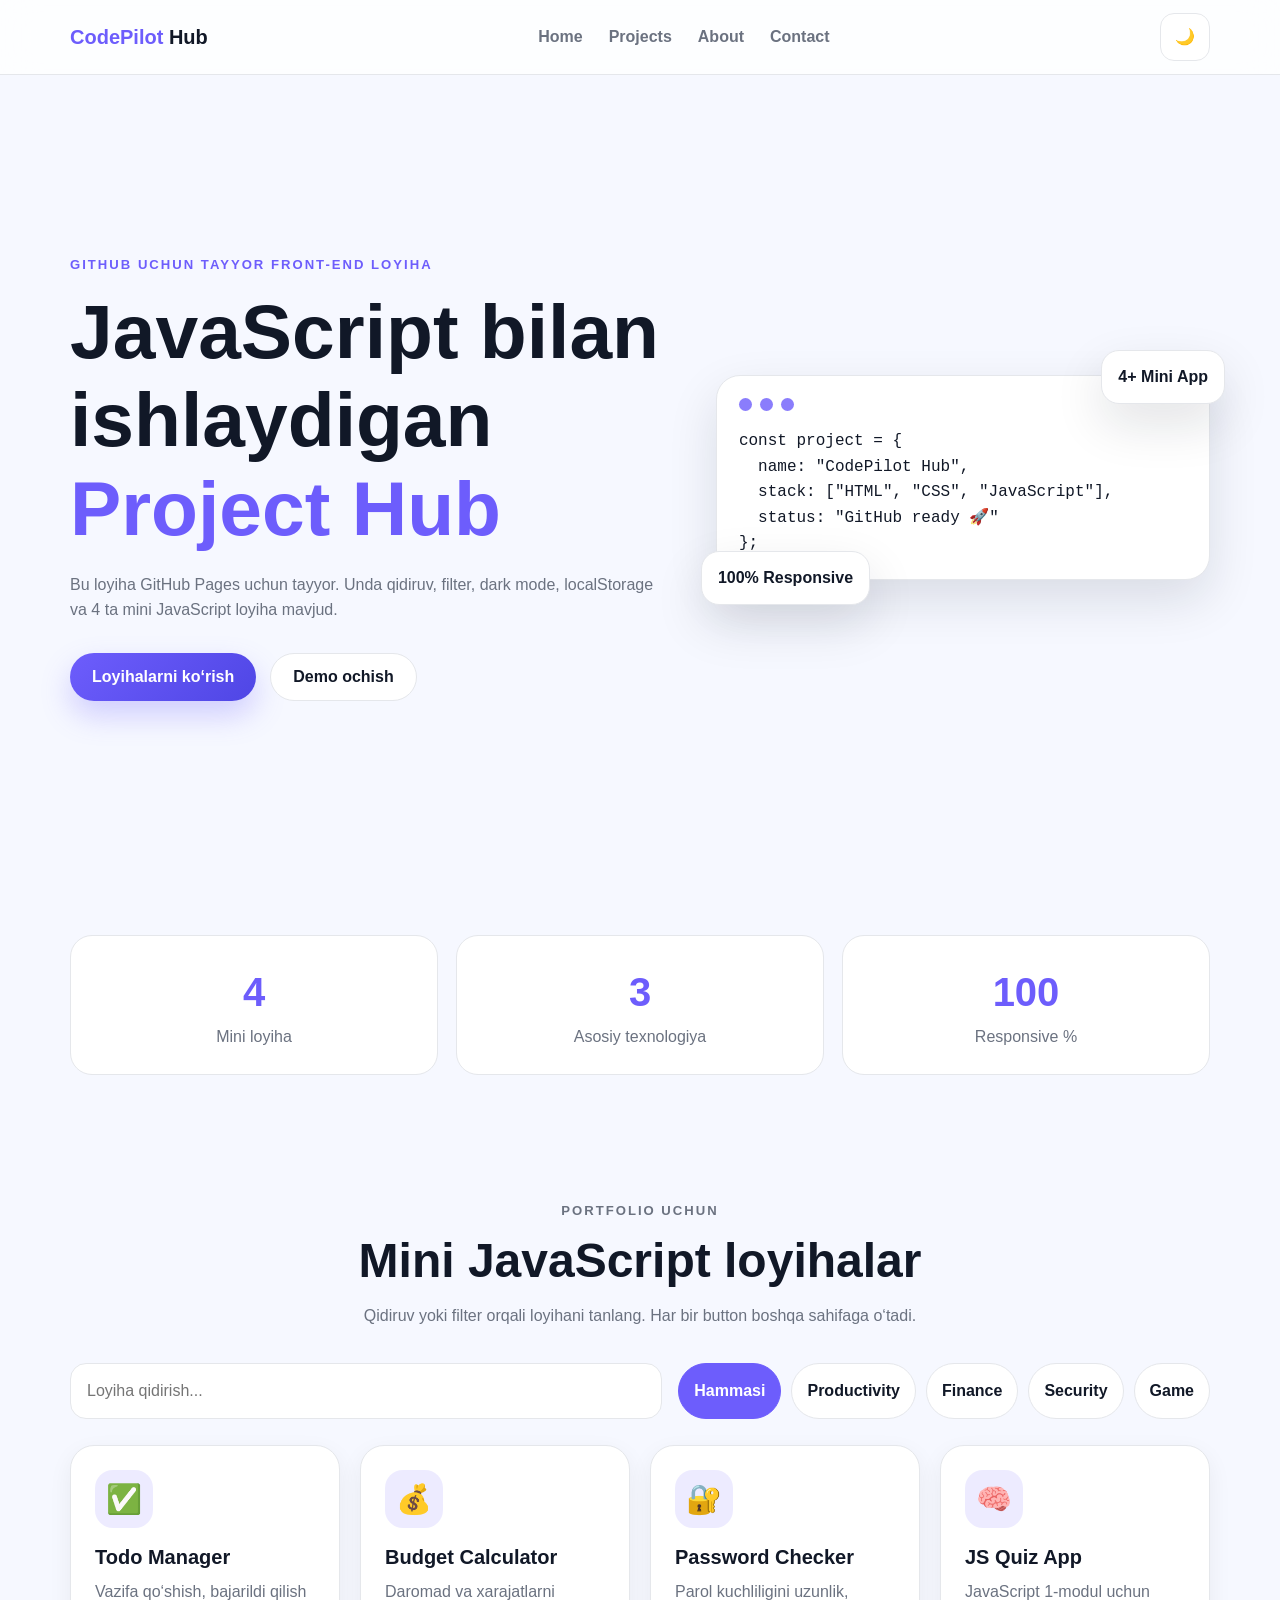
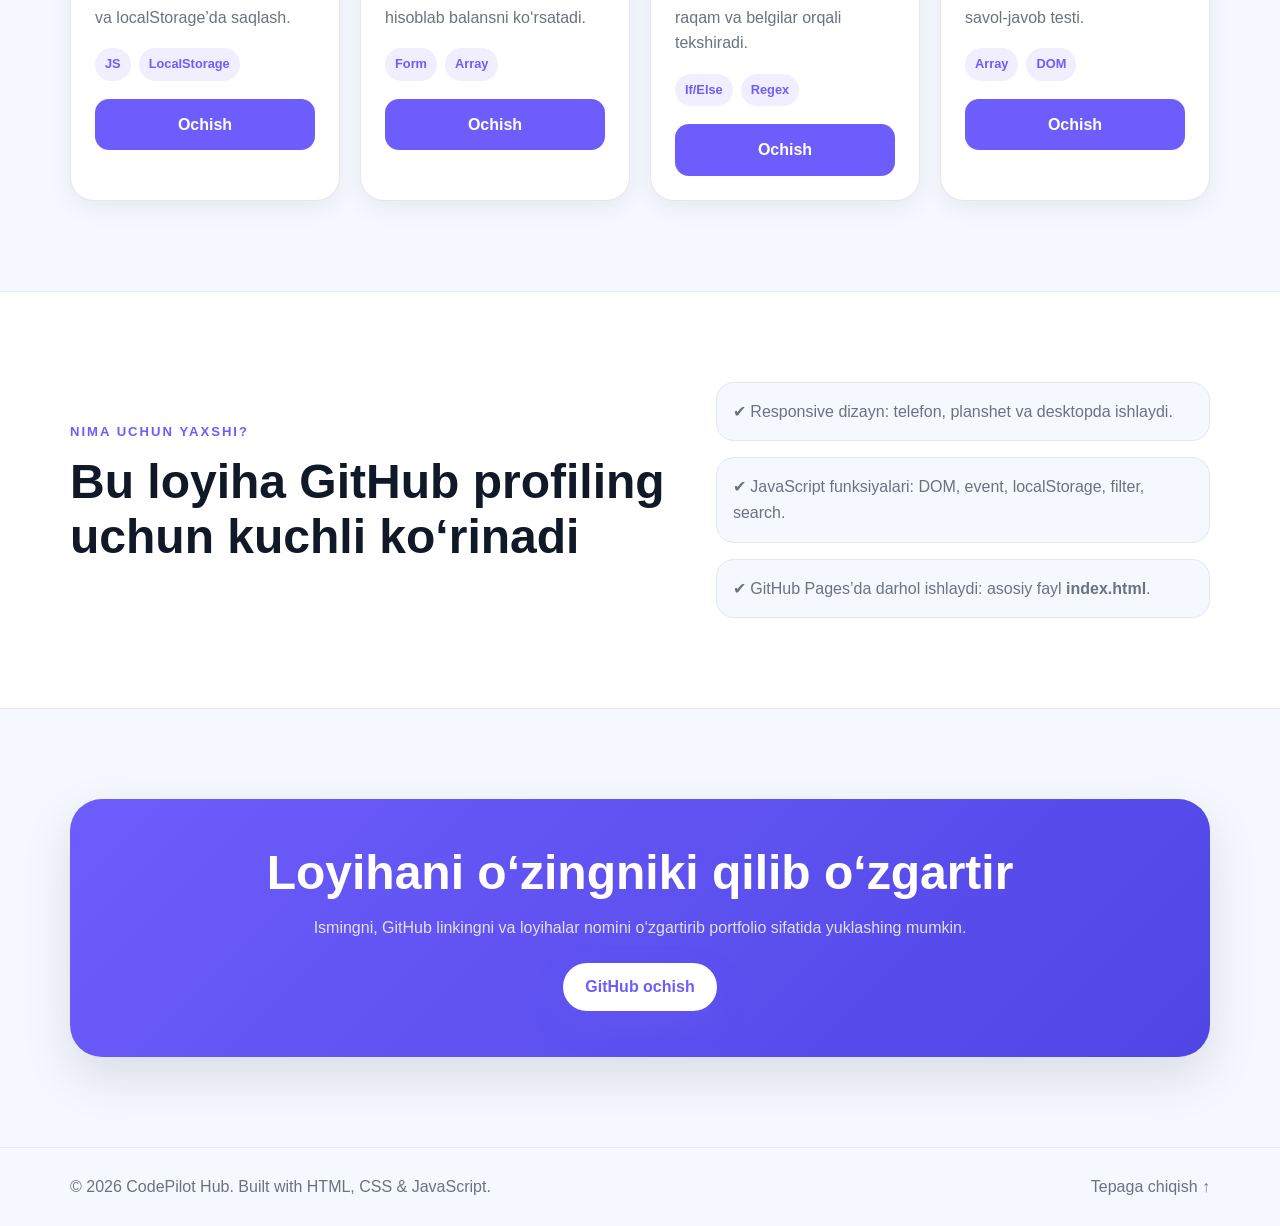
<file: index.html>
<!DOCTYPE html>
<html lang="uz">
<head>
  <meta charset="UTF-8" />
  <meta name="viewport" content="width=device-width, initial-scale=1.0" />
  <title>CodePilot Hub | JavaScript Portfolio Project</title>
  <link rel="stylesheet" href="./assets/css/style.css" />
</head>
<body>
  <header class="site-header">
    <nav class="navbar container">
      <a href="#home" class="logo"><span>CodePilot</span> Hub</a>
      <button class="menu-btn" id="menuBtn" aria-label="Menu ochish">☰</button>
      <ul class="nav-links" id="navLinks">
        <li><a href="#home">Home</a></li>
        <li><a href="#projects">Projects</a></li>
        <li><a href="#about">About</a></li>
        <li><a href="#contact">Contact</a></li>
      </ul>
      <button class="theme-btn" id="themeBtn" aria-label="Tema almashtirish">🌙</button>
    </nav>
  </header>

  <main>
    <section class="hero section" id="home">
      <div class="container hero-grid">
        <div class="hero-content">
          <p class="eyebrow">GitHub uchun tayyor front-end loyiha</p>
          <h1>JavaScript bilan ishlaydigan <span>Project Hub</span></h1>
          <p class="hero-text">
            Bu loyiha GitHub Pages uchun tayyor. Unda qidiruv, filter, dark mode,
            localStorage va 4 ta mini JavaScript loyiha mavjud.
          </p>
          <div class="hero-actions">
            <a href="#projects" class="btn primary">Loyihalarni ko‘rish</a>
            <a href="./pages/todo.html" class="btn secondary">Demo ochish</a>
          </div>
        </div>
        <div class="hero-card">
          <div class="code-window">
            <div class="dots"><span></span><span></span><span></span></div>
            <pre><code>const project = {
  name: "CodePilot Hub",
  stack: ["HTML", "CSS", "JavaScript"],
  status: "GitHub ready 🚀"
};</code></pre>
          </div>
          <div class="floating-stat top">4+ Mini App</div>
          <div class="floating-stat bottom">100% Responsive</div>
        </div>
      </div>
    </section>

    <section class="stats section-sm">
      <div class="container stats-grid">
        <article><strong data-count="4">0</strong><span>Mini loyiha</span></article>
        <article><strong data-count="3">0</strong><span>Asosiy texnologiya</span></article>
        <article><strong data-count="100">0</strong><span>Responsive %</span></article>
      </div>
    </section>

    <section class="projects section" id="projects">
      <div class="container">
        <div class="section-title">
          <p class="eyebrow">Portfolio uchun</p>
          <h2>Mini JavaScript loyihalar</h2>
          <p>Qidiruv yoki filter orqali loyihani tanlang. Har bir button boshqa sahifaga o‘tadi.</p>
        </div>

        <div class="toolbar">
          <input type="text" id="searchInput" placeholder="Loyiha qidirish..." />
          <div class="filters" id="filters">
            <button class="filter-btn active" data-filter="all">Hammasi</button>
            <button class="filter-btn" data-filter="productivity">Productivity</button>
            <button class="filter-btn" data-filter="finance">Finance</button>
            <button class="filter-btn" data-filter="security">Security</button>
            <button class="filter-btn" data-filter="game">Game</button>
          </div>
        </div>

        <div class="project-grid" id="projectGrid">
          <article class="project-card" data-category="productivity" data-title="todo task manager reja">
            <div class="project-icon">✅</div>
            <h3>Todo Manager</h3>
            <p>Vazifa qo‘shish, bajarildi qilish va localStorage’da saqlash.</p>
            <div class="tags"><span>JS</span><span>LocalStorage</span></div>
            <button class="open-btn" data-url="./pages/todo.html">Ochish</button>
          </article>

          <article class="project-card" data-category="finance" data-title="budget calculator pul hisob">
            <div class="project-icon">💰</div>
            <h3>Budget Calculator</h3>
            <p>Daromad va xarajatlarni hisoblab balansni ko‘rsatadi.</p>
            <div class="tags"><span>Form</span><span>Array</span></div>
            <button class="open-btn" data-url="./pages/budget.html">Ochish</button>
          </article>

          <article class="project-card" data-category="security" data-title="password checker parol kuchli">
            <div class="project-icon">🔐</div>
            <h3>Password Checker</h3>
            <p>Parol kuchliligini uzunlik, raqam va belgilar orqali tekshiradi.</p>
            <div class="tags"><span>If/Else</span><span>Regex</span></div>
            <button class="open-btn" data-url="./pages/password.html">Ochish</button>
          </article>

          <article class="project-card" data-category="game" data-title="quiz app savol javob test">
            <div class="project-icon">🧠</div>
            <h3>JS Quiz App</h3>
            <p>JavaScript 1-modul uchun savol-javob testi.</p>
            <div class="tags"><span>Array</span><span>DOM</span></div>
            <button class="open-btn" data-url="./pages/quiz.html">Ochish</button>
          </article>
        </div>
      </div>
    </section>

    <section class="about section" id="about">
      <div class="container about-grid">
        <div>
          <p class="eyebrow">Nima uchun yaxshi?</p>
          <h2>Bu loyiha GitHub profiling uchun kuchli ko‘rinadi</h2>
        </div>
        <div class="about-list">
          <p>✔ Responsive dizayn: telefon, planshet va desktopda ishlaydi.</p>
          <p>✔ JavaScript funksiyalari: DOM, event, localStorage, filter, search.</p>
          <p>✔ GitHub Pages’da darhol ishlaydi: asosiy fayl <b>index.html</b>.</p>
        </div>
      </div>
    </section>

    <section class="contact section" id="contact">
      <div class="container contact-card">
        <h2>Loyihani o‘zingniki qilib o‘zgartir</h2>
        <p>Ismingni, GitHub linkingni va loyihalar nomini o‘zgartirib portfolio sifatida yuklashing mumkin.</p>
        <a class="btn primary" href="https://github.com/" target="_blank" rel="noreferrer">GitHub ochish</a>
      </div>
    </section>
  </main>

  <footer class="footer">
    <div class="container footer-inner">
      <p>© <span id="year"></span> CodePilot Hub. Built with HTML, CSS & JavaScript.</p>
      <a href="#home">Tepaga chiqish ↑</a>
    </div>
  </footer>

  <script src="./assets/js/main.js"></script>
</body>
</html>
</file>
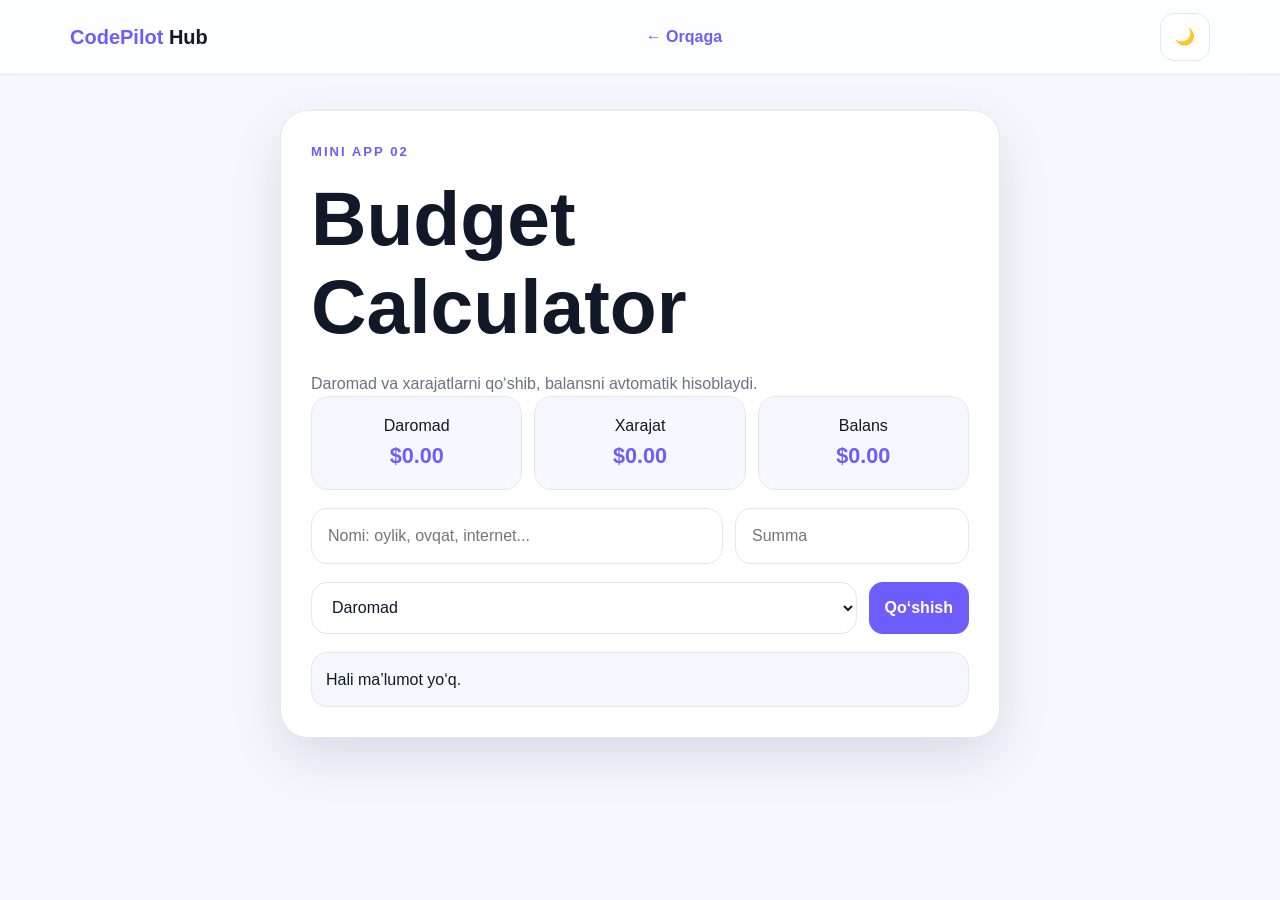
<file: pages/budget.html>
<!DOCTYPE html>
<html lang="uz">
<head>
  <meta charset="UTF-8" />
  <meta name="viewport" content="width=device-width, initial-scale=1.0" />
  <title>Budget Calculator | CodePilot Hub</title>
  <link rel="stylesheet" href="../assets/css/style.css" />
</head>
<body>
  <header class="site-header">
    <nav class="navbar container">
      <a href="../index.html" class="logo"><span>CodePilot</span> Hub</a>
      <a class="back-link" href="../index.html#projects">← Orqaga</a>
      <button class="theme-btn" id="themeBtn">🌙</button>
    </nav>
  </header>

  <main class="app-page">
    <section class="container">
      <div class="app-card">
        <p class="eyebrow">Mini app 02</p>
        <h1>Budget Calculator</h1>
        <p class="hero-text">Daromad va xarajatlarni qo‘shib, balansni avtomatik hisoblaydi.</p>

        <div class="budget-summary">
          <article><span>Daromad</span><strong id="incomeTotal">$0</strong></article>
          <article><span>Xarajat</span><strong id="expenseTotal">$0</strong></article>
          <article><span>Balans</span><strong id="balanceTotal">$0</strong></article>
        </div>

        <div class="form-row">
          <input class="app-input" id="titleInput" type="text" placeholder="Nomi: oylik, ovqat, internet..." />
          <input class="app-input" id="amountInput" type="number" placeholder="Summa" />
        </div>
        <div class="form-row">
          <select class="app-select" id="typeSelect">
            <option value="income">Daromad</option>
            <option value="expense">Xarajat</option>
          </select>
          <button class="app-btn" id="addTransactionBtn">Qo‘shish</button>
        </div>

        <ul class="transaction-list" id="transactionList"></ul>
      </div>
    </section>
  </main>

  <script src="../assets/js/main.js"></script>
  <script src="../assets/js/budget.js"></script>
</body>
</html>
</file>
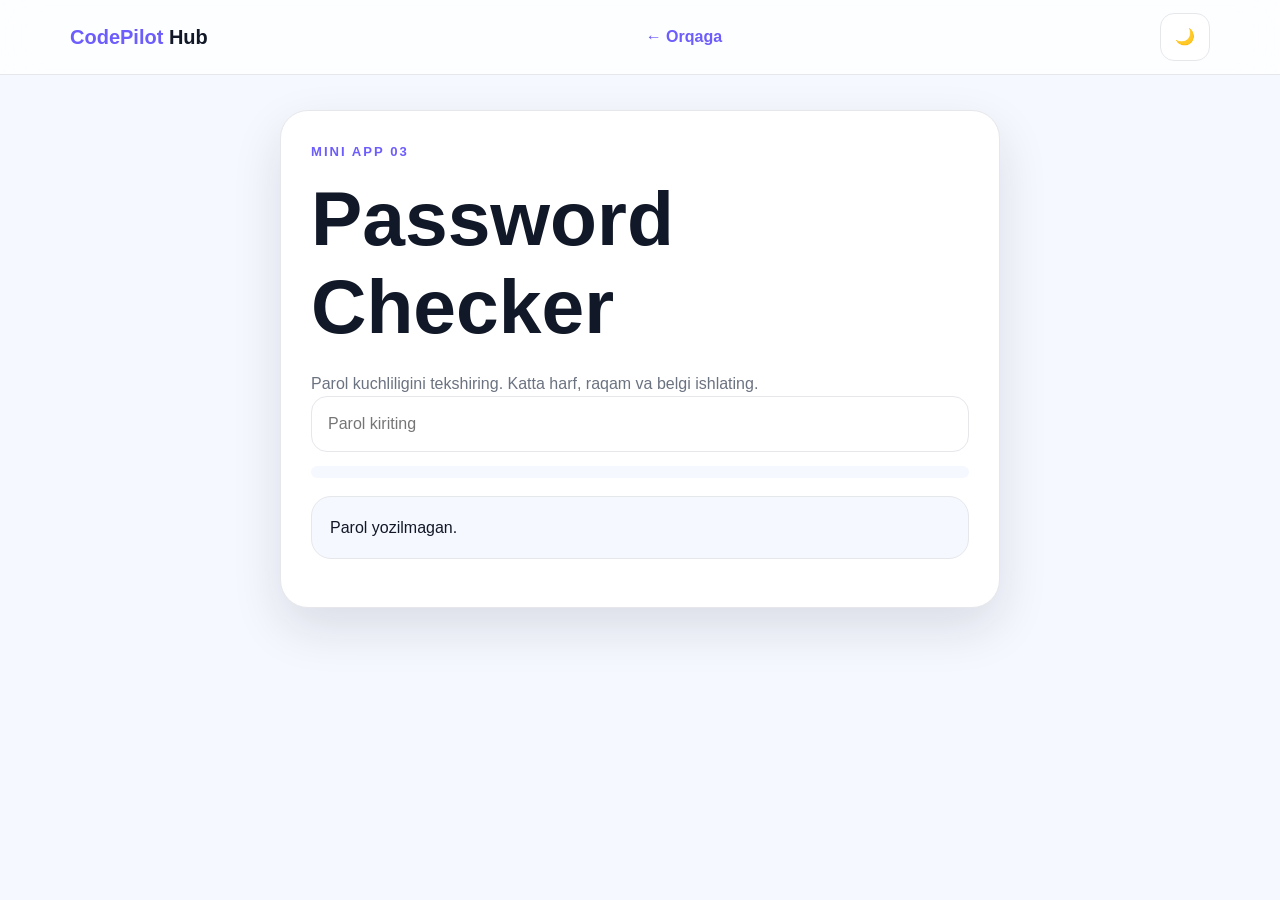
<file: pages/password.html>
<!DOCTYPE html>
<html lang="uz">
<head>
  <meta charset="UTF-8" />
  <meta name="viewport" content="width=device-width, initial-scale=1.0" />
  <title>Password Checker | CodePilot Hub</title>
  <link rel="stylesheet" href="../assets/css/style.css" />
</head>
<body>
  <header class="site-header">
    <nav class="navbar container">
      <a href="../index.html" class="logo"><span>CodePilot</span> Hub</a>
      <a class="back-link" href="../index.html#projects">← Orqaga</a>
      <button class="theme-btn" id="themeBtn">🌙</button>
    </nav>
  </header>

  <main class="app-page">
    <section class="container">
      <div class="app-card">
        <p class="eyebrow">Mini app 03</p>
        <h1>Password Checker</h1>
        <p class="hero-text">Parol kuchliligini tekshiring. Katta harf, raqam va belgi ishlating.</p>

        <input class="app-input" id="passwordInput" type="password" placeholder="Parol kiriting" />
        <div class="strength-bar"><div class="strength-fill" id="strengthFill"></div></div>
        <div class="result-box" id="passwordResult">Parol yozilmagan.</div>
      </div>
    </section>
  </main>

  <script src="../assets/js/main.js"></script>
  <script src="../assets/js/password.js"></script>
</body>
</html>
</file>
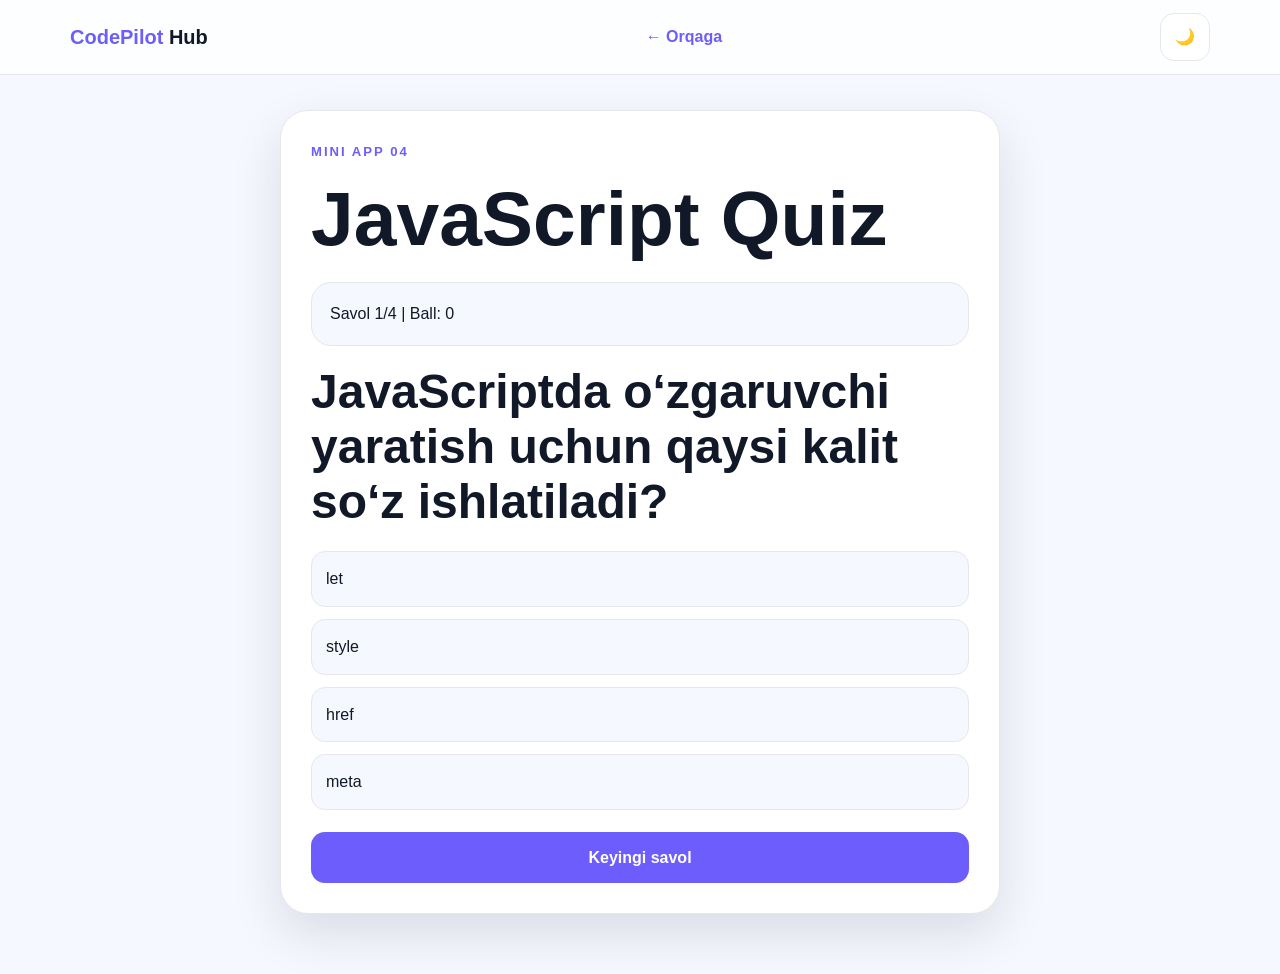
<file: pages/quiz.html>
<!DOCTYPE html>
<html lang="uz">
<head>
  <meta charset="UTF-8" />
  <meta name="viewport" content="width=device-width, initial-scale=1.0" />
  <title>JS Quiz App | CodePilot Hub</title>
  <link rel="stylesheet" href="../assets/css/style.css" />
</head>
<body>
  <header class="site-header">
    <nav class="navbar container">
      <a href="../index.html" class="logo"><span>CodePilot</span> Hub</a>
      <a class="back-link" href="../index.html#projects">← Orqaga</a>
      <button class="theme-btn" id="themeBtn">🌙</button>
    </nav>
  </header>

  <main class="app-page">
    <section class="container">
      <div class="app-card">
        <p class="eyebrow">Mini app 04</p>
        <h1>JavaScript Quiz</h1>
        <div class="result-box" id="quizInfo">Savol yuklanmoqda...</div>
        <h2 id="questionTitle"></h2>
        <div class="quiz-options" id="quizOptions"></div>
        <button class="app-btn" id="nextBtn">Keyingi savol</button>
      </div>
    </section>
  </main>

  <script src="../assets/js/main.js"></script>
  <script src="../assets/js/quiz.js"></script>
</body>
</html>
</file>
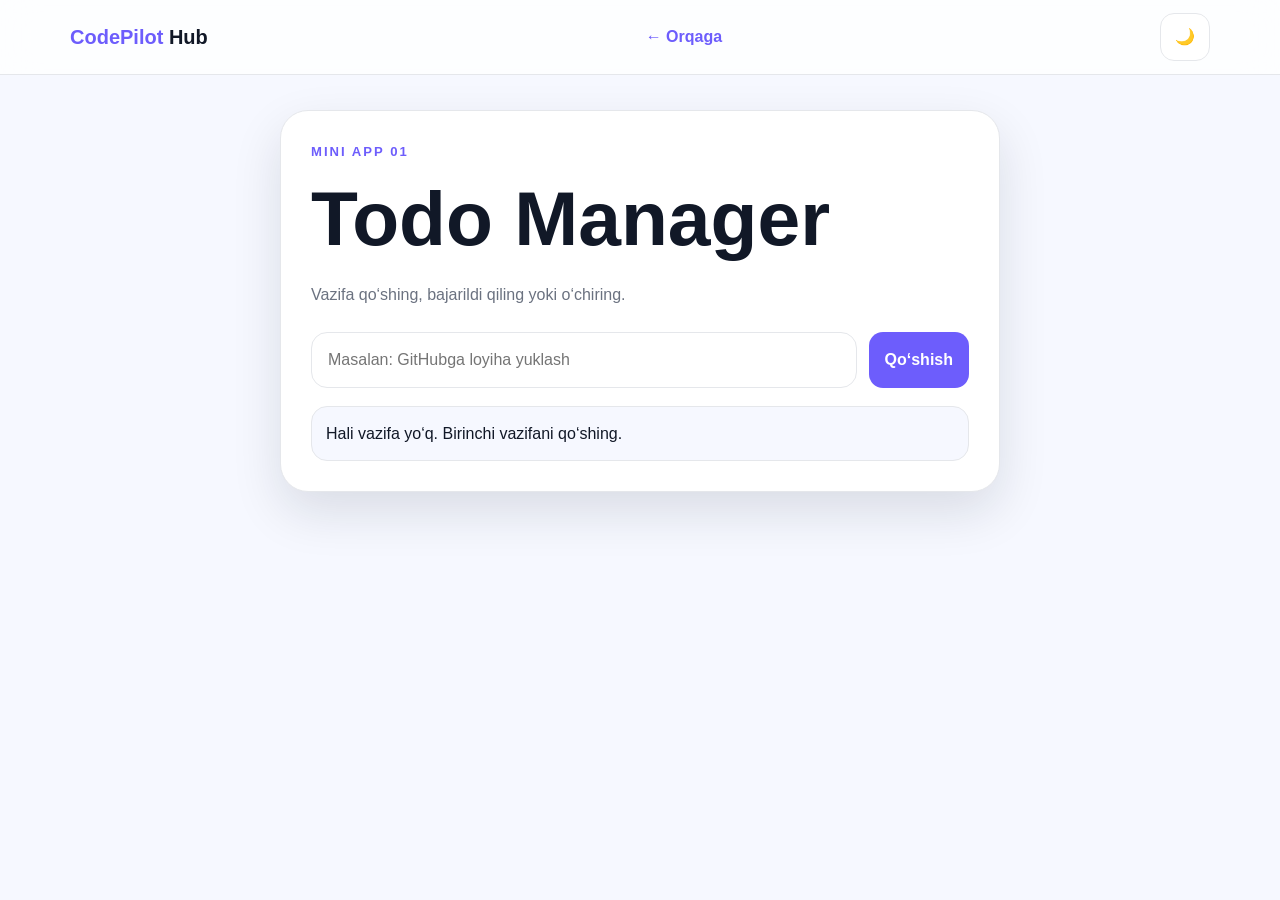
<file: pages/todo.html>
<!DOCTYPE html>
<html lang="uz">
<head>
  <meta charset="UTF-8" />
  <meta name="viewport" content="width=device-width, initial-scale=1.0" />
  <title>Todo Manager | CodePilot Hub</title>
  <link rel="stylesheet" href="../assets/css/style.css" />
</head>
<body>
  <header class="site-header">
    <nav class="navbar container">
      <a href="../index.html" class="logo"><span>CodePilot</span> Hub</a>
      <a class="back-link" href="../index.html#projects">← Orqaga</a>
      <button class="theme-btn" id="themeBtn">🌙</button>
    </nav>
  </header>

  <main class="app-page">
    <section class="container">
      <div class="app-card">
        <div class="app-header">
          <div>
            <p class="eyebrow">Mini app 01</p>
            <h1>Todo Manager</h1>
            <p class="hero-text">Vazifa qo‘shing, bajarildi qiling yoki o‘chiring.</p>
          </div>
        </div>

        <div class="form-row">
          <input class="app-input" id="todoInput" type="text" placeholder="Masalan: GitHubga loyiha yuklash" />
          <button class="app-btn" id="addTodoBtn">Qo‘shish</button>
        </div>

        <ul class="todo-list" id="todoList"></ul>
      </div>
    </section>
  </main>

  <script src="../assets/js/main.js"></script>
  <script src="../assets/js/todo.js"></script>
</body>
</html>
</file>
<file: assets/css/style.css>
:root {
  --bg: #f6f8ff;
  --surface: #ffffff;
  --text: #111827;
  --muted: #6b7280;
  --primary: #6d5dfc;
  --primary-dark: #4f46e5;
  --border: #e5e7eb;
  --shadow: 0 20px 50px rgba(17, 24, 39, 0.12);
  --radius: 24px;
}

.dark {
  --bg: #0f172a;
  --surface: #111c33;
  --text: #f8fafc;
  --muted: #aab5c5;
  --primary: #8b7cff;
  --primary-dark: #a78bfa;
  --border: #26344e;
  --shadow: 0 20px 55px rgba(0, 0, 0, 0.35);
}

* {
  margin: 0;
  padding: 0;
  box-sizing: border-box;
}

html {
  scroll-behavior: smooth;
}

body {
  font-family: Arial, Helvetica, sans-serif;
  background: var(--bg);
  color: var(--text);
  line-height: 1.6;
}

a {
  color: inherit;
  text-decoration: none;
}

button,
input,
select {
  font: inherit;
}

.container {
  width: min(1140px, 92%);
  margin: 0 auto;
}

.section {
  padding: 90px 0;
}

.section-sm {
  padding: 35px 0;
}

.site-header {
  position: fixed;
  top: 0;
  left: 0;
  width: 100%;
  background: rgba(255, 255, 255, 0.78);
  backdrop-filter: blur(18px);
  border-bottom: 1px solid var(--border);
  z-index: 1000;
}

.dark .site-header {
  background: rgba(15, 23, 42, 0.78);
}

.navbar {
  min-height: 74px;
  display: flex;
  align-items: center;
  justify-content: space-between;
  gap: 20px;
}

.logo {
  font-weight: 900;
  font-size: 1.25rem;
}

.logo span {
  color: var(--primary);
}

.nav-links {
  display: flex;
  align-items: center;
  gap: 26px;
  list-style: none;
}

.nav-links a {
  color: var(--muted);
  font-weight: 700;
}

.nav-links a:hover {
  color: var(--primary);
}

.menu-btn,
.theme-btn {
  border: 0;
  background: var(--surface);
  color: var(--text);
  border: 1px solid var(--border);
  border-radius: 14px;
  cursor: pointer;
}

.menu-btn {
  display: none;
  width: 44px;
  height: 44px;
}

.theme-btn {
  padding: 10px 14px;
}

.hero {
  padding-top: 145px;
  min-height: 100vh;
  display: flex;
  align-items: center;
}

.hero-grid,
.about-grid {
  display: grid;
  grid-template-columns: 1.1fr 0.9fr;
  gap: 42px;
  align-items: center;
}

.eyebrow {
  color: var(--primary);
  text-transform: uppercase;
  letter-spacing: 2px;
  font-weight: 900;
  font-size: 0.82rem;
  margin-bottom: 12px;
}

h1,
h2,
h3 {
  line-height: 1.15;
}

h1 {
  font-size: clamp(2.4rem, 6vw, 5rem);
  margin-bottom: 20px;
}

h1 span,
h2 span {
  color: var(--primary);
}

h2 {
  font-size: clamp(2rem, 4vw, 3rem);
  margin-bottom: 15px;
}

.hero-text,
.section-title p,
.contact-card p,
.project-card p,
.about-list p {
  color: var(--muted);
}

.hero-actions {
  display: flex;
  flex-wrap: wrap;
  gap: 14px;
  margin-top: 30px;
}

.btn {
  display: inline-flex;
  align-items: center;
  justify-content: center;
  min-height: 48px;
  padding: 0 22px;
  border-radius: 999px;
  font-weight: 900;
  transition: 0.25s ease;
}

.btn.primary {
  color: #fff;
  background: linear-gradient(135deg, var(--primary), var(--primary-dark));
  box-shadow: 0 14px 30px rgba(109, 93, 252, 0.28);
}

.btn.secondary {
  background: var(--surface);
  border: 1px solid var(--border);
}

.btn:hover,
.open-btn:hover {
  transform: translateY(-3px);
}

.hero-card {
  position: relative;
}

.code-window {
  background: var(--surface);
  border: 1px solid var(--border);
  border-radius: var(--radius);
  box-shadow: var(--shadow);
  padding: 22px;
  overflow: hidden;
}

.dots {
  display: flex;
  gap: 8px;
  margin-bottom: 18px;
}

.dots span {
  width: 13px;
  height: 13px;
  border-radius: 50%;
  background: var(--primary);
  opacity: 0.8;
}

pre {
  overflow-x: auto;
  color: var(--text);
  font-size: 1rem;
}

.floating-stat {
  position: absolute;
  background: var(--surface);
  border: 1px solid var(--border);
  border-radius: 18px;
  padding: 13px 16px;
  box-shadow: var(--shadow);
  font-weight: 900;
}

.floating-stat.top {
  top: -25px;
  right: -15px;
}

.floating-stat.bottom {
  bottom: -25px;
  left: -15px;
}

.stats-grid {
  display: grid;
  grid-template-columns: repeat(3, 1fr);
  gap: 18px;
}

.stats-grid article {
  background: var(--surface);
  border: 1px solid var(--border);
  border-radius: 22px;
  padding: 24px;
  text-align: center;
}

.stats-grid strong {
  display: block;
  font-size: 2.5rem;
  color: var(--primary);
}

.stats-grid span {
  color: var(--muted);
}

.section-title {
  text-align: center;
  max-width: 720px;
  margin: 0 auto 35px;
}

.toolbar {
  display: grid;
  grid-template-columns: 1fr auto;
  gap: 16px;
  margin-bottom: 26px;
}

#searchInput,
.app-input,
.app-select {
  width: 100%;
  border: 1px solid var(--border);
  background: var(--surface);
  color: var(--text);
  border-radius: 16px;
  padding: 14px 16px;
  outline: none;
}

.filters {
  display: flex;
  flex-wrap: wrap;
  gap: 10px;
}

.filter-btn {
  border: 1px solid var(--border);
  background: var(--surface);
  color: var(--text);
  border-radius: 999px;
  padding: 12px 15px;
  cursor: pointer;
  font-weight: 800;
}

.filter-btn.active {
  background: var(--primary);
  color: #fff;
  border-color: var(--primary);
}

.project-grid {
  display: grid;
  grid-template-columns: repeat(4, 1fr);
  gap: 20px;
}

.project-card {
  background: var(--surface);
  border: 1px solid var(--border);
  border-radius: var(--radius);
  padding: 24px;
  box-shadow: 0 8px 25px rgba(17, 24, 39, 0.06);
  transition: 0.25s ease;
}

.project-card:hover {
  transform: translateY(-7px);
  box-shadow: var(--shadow);
}

.project-icon {
  width: 58px;
  height: 58px;
  display: grid;
  place-items: center;
  border-radius: 18px;
  background: rgba(109, 93, 252, 0.12);
  font-size: 1.8rem;
  margin-bottom: 18px;
}

.project-card h3 {
  font-size: 1.25rem;
  margin-bottom: 10px;
}

.tags {
  display: flex;
  flex-wrap: wrap;
  gap: 8px;
  margin: 18px 0;
}

.tags span {
  background: rgba(109, 93, 252, 0.1);
  color: var(--primary);
  padding: 6px 10px;
  border-radius: 999px;
  font-size: 0.8rem;
  font-weight: 900;
}

.open-btn,
.app-btn {
  width: 100%;
  border: 0;
  border-radius: 14px;
  padding: 13px 16px;
  background: var(--primary);
  color: #fff;
  cursor: pointer;
  font-weight: 900;
  transition: 0.25s ease;
}

.about {
  background: var(--surface);
  border-top: 1px solid var(--border);
  border-bottom: 1px solid var(--border);
}

.about-list {
  display: grid;
  gap: 16px;
}

.about-list p {
  background: var(--bg);
  border: 1px solid var(--border);
  border-radius: 18px;
  padding: 16px;
}

.contact-card {
  background: linear-gradient(135deg, var(--primary), var(--primary-dark));
  color: white;
  border-radius: 32px;
  padding: 46px;
  text-align: center;
  box-shadow: var(--shadow);
}

.contact-card p {
  color: rgba(255, 255, 255, 0.82);
  margin-bottom: 22px;
}

.contact-card .btn.primary {
  background: #fff;
  color: var(--primary);
}

.footer {
  padding: 26px 0;
  border-top: 1px solid var(--border);
}

.footer-inner {
  display: flex;
  justify-content: space-between;
  gap: 14px;
  color: var(--muted);
}

.app-page {
  min-height: 100vh;
  padding: 110px 0 60px;
}

.app-card {
  max-width: 720px;
  margin: 0 auto;
  background: var(--surface);
  border: 1px solid var(--border);
  border-radius: 28px;
  padding: 30px;
  box-shadow: var(--shadow);
}

.app-header {
  display: flex;
  justify-content: space-between;
  align-items: center;
  gap: 20px;
  margin-bottom: 24px;
}

.back-link {
  color: var(--primary);
  font-weight: 900;
}

.form-row {
  display: grid;
  grid-template-columns: 1fr auto;
  gap: 12px;
  margin-bottom: 18px;
}

.todo-list,
.transaction-list {
  list-style: none;
  display: grid;
  gap: 12px;
}

.todo-list li,
.transaction-list li {
  display: flex;
  justify-content: space-between;
  align-items: center;
  gap: 14px;
  background: var(--bg);
  border: 1px solid var(--border);
  border-radius: 16px;
  padding: 14px;
}

.todo-list li.done span {
  text-decoration: line-through;
  opacity: 0.6;
}

.small-btn {
  border: 0;
  border-radius: 10px;
  padding: 8px 10px;
  cursor: pointer;
  background: #ef4444;
  color: white;
}

.result-box {
  background: var(--bg);
  border: 1px solid var(--border);
  border-radius: 20px;
  padding: 18px;
  margin: 18px 0;
}

.budget-summary {
  display: grid;
  grid-template-columns: repeat(3, 1fr);
  gap: 12px;
  margin-bottom: 18px;
}

.budget-summary article {
  background: var(--bg);
  border: 1px solid var(--border);
  border-radius: 18px;
  padding: 16px;
  text-align: center;
}

.budget-summary strong {
  display: block;
  color: var(--primary);
  font-size: 1.35rem;
}

.strength-bar {
  width: 100%;
  height: 12px;
  background: var(--bg);
  border-radius: 999px;
  overflow: hidden;
  margin: 14px 0;
}

.strength-fill {
  width: 0%;
  height: 100%;
  background: var(--primary);
  transition: 0.3s ease;
}

.quiz-options {
  display: grid;
  gap: 12px;
  margin: 22px 0;
}

.option-btn {
  border: 1px solid var(--border);
  background: var(--bg);
  color: var(--text);
  border-radius: 14px;
  padding: 14px;
  text-align: left;
  cursor: pointer;
}

.option-btn.correct {
  border-color: #22c55e;
}

.option-btn.wrong {
  border-color: #ef4444;
}

@media (max-width: 992px) {
  .hero-grid,
  .about-grid,
  .toolbar {
    grid-template-columns: 1fr;
  }

  .project-grid {
    grid-template-columns: repeat(2, 1fr);
  }
}

@media (max-width: 768px) {
  .menu-btn {
    display: block;
  }

  .nav-links {
    position: absolute;
    top: 74px;
    right: 4%;
    width: 230px;
    display: none;
    flex-direction: column;
    align-items: flex-start;
    background: var(--surface);
    border: 1px solid var(--border);
    border-radius: 18px;
    padding: 18px;
    box-shadow: var(--shadow);
  }

  .nav-links.show {
    display: flex;
  }

  .hero {
    padding-top: 120px;
  }

  .stats-grid,
  .budget-summary,
  .project-grid {
    grid-template-columns: 1fr;
  }

  .floating-stat {
    position: static;
    margin-top: 14px;
  }

  .footer-inner,
  .app-header,
  .form-row {
    flex-direction: column;
    align-items: flex-start;
    display: flex;
  }
}
</file>
